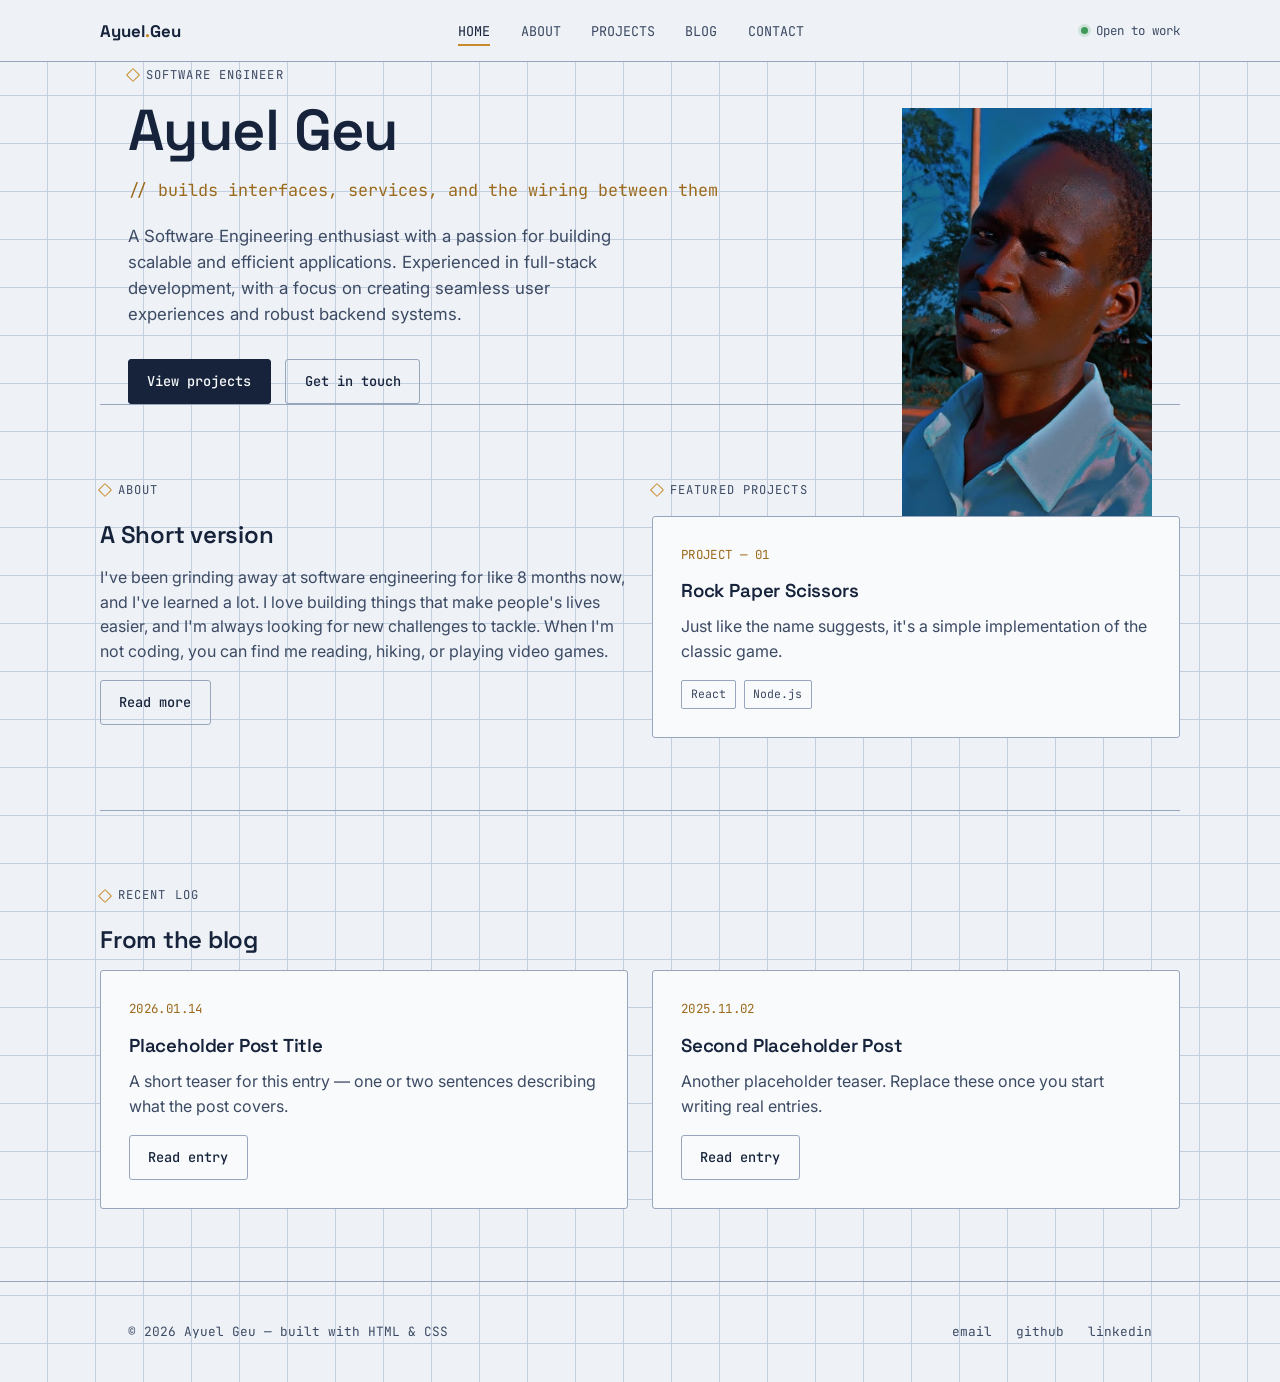
<file: index.html>
<!doctype html>
<html lang="en">
<head>
  <meta charset="UTF-8" />
  <meta name="viewport" content="width=device-width, initial-scale=1.0" />
  <title>Ayuel Geu — Software Engineer</title>
  <meta name="description" content="Portfolio of Ayuel Geu, software engineer." />
  <link rel="preconnect" href="https://fonts.googleapis.com" />
  <link rel="preconnect" href="https://fonts.gstatic.com" crossorigin />
  <link href="https://fonts.googleapis.com/css2?family=Space+Grotesk:wght@500;600;700&family=Inter:wght@400;500;600&family=JetBrains+Mono:wght@400;500&display=swap" rel="stylesheet" />
  <link rel="stylesheet" href="styles.css" />
</head>
<body>

  <header class="nav">
    <div class="container nav-inner">
      <a href="index.html" class="nav-mark">Ayuel<span>.</span>Geu</a>
      <nav>
        <ul class="nav-links">
          <li><a href="index.html" class="nav-link active">HOME</a></li>
          <li><a href="about.html" class="nav-link">ABOUT</a></li>
          <li><a href="projects.html" class="nav-link">PROJECTS</a></li>
          <li><a href="blog.html" class="nav-link">BLOG</a></li>
          <li><a href="contact.html" class="nav-link">CONTACT</a></li>
        </ul>
      </nav>
      <span class="nav-status"><span class="nav-status-dot"></span>Open to work</span>
    </div>
  </header>

  <main>
    <section class="container hero">
      <div>
        <p class="eyebrow">Software Engineer</p>
        <h1 class="hero-title">Ayuel Geu</h1>
        <p class="hero-role">// builds interfaces, services, and the wiring between them</p>
        <p class="hero-copy">
          A Software Engineering enthusiast with a passion for building scalable and efficient applications. Experienced in full-stack development, with a focus on creating seamless user experiences and robust backend systems.
        </p>
        <div class="hero-actions">
          <a href="projects.html" class="btn btn-primary">View projects</a>
          <a href="contact.html" class="btn btn-ghost">Get in touch</a>
        </div>
      </div>
      <div class="hero-image-container">
        <img src="mimi.jpg" alt="Ayuel Geu" class="hero-image" />
      </div>

    </section>

    <section class="container section section-border-top">
      <div class="grid grid-2">
        <div>
          <p class="eyebrow">About</p>
          <h2>A Short version</h2>
          <p>
            I've been grinding away at software engineering for like 8 months now, and I've learned a lot. I love building things that make people's lives easier, and I'm always looking for new challenges to tackle. When I'm not coding, you can find me reading, hiking, or playing video games.
          </p>
          <a href="about.html" class="btn btn-ghost">Read more</a>
        </div>

        <div>
          <p class="eyebrow">Featured projects</p>
          <div class="card">
            <span class="card-id">PROJECT — 01</span>
            <h3>Rock Paper Scissors</h3>
            <p>Just like the name suggests, it's a simple implementation of the classic game.</p>
            <div class="tag-row">
              <span class="tag">React</span>
              <span class="tag">Node.js</span>
            </div>
          </div>
        </div>
      </div>
    </section>

    <section class="container section section-border-top">
      <p class="eyebrow">Recent log</p>
      <h2>From the blog</h2>
      <div class="grid grid-2">
        <div class="card">
          <span class="card-id">2026.01.14</span>
          <h3>Placeholder Post Title</h3>
          <p>A short teaser for this entry — one or two sentences describing what the post covers.</p>
          <a href="blog.html" class="btn btn-ghost">Read entry</a>
        </div>
        <div class="card">
          <span class="card-id">2025.11.02</span>
          <h3>Second Placeholder Post</h3>
          <p>Another placeholder teaser. Replace these once you start writing real entries.</p>
          <a href="blog.html" class="btn btn-ghost">Read entry</a>
        </div>
      </div>
    </section>
  </main>

  <footer class="footer">
    <div class="container footer-inner">
      <span>&copy; 2026 Ayuel Geu — built with HTML &amp; CSS</span>
      <ul class="footer-links">
        <li><a href="mailto:hello@ayuelgeu.dev">email</a></li>
        <li><a href="https://github.com/" target="_blank" rel="noreferrer">github</a></li>
        <li><a href="https://linkedin.com/" target="_blank" rel="noreferrer">linkedin</a></li>
      </ul>
    </div>
  </footer>

</body>
</html>
</file>
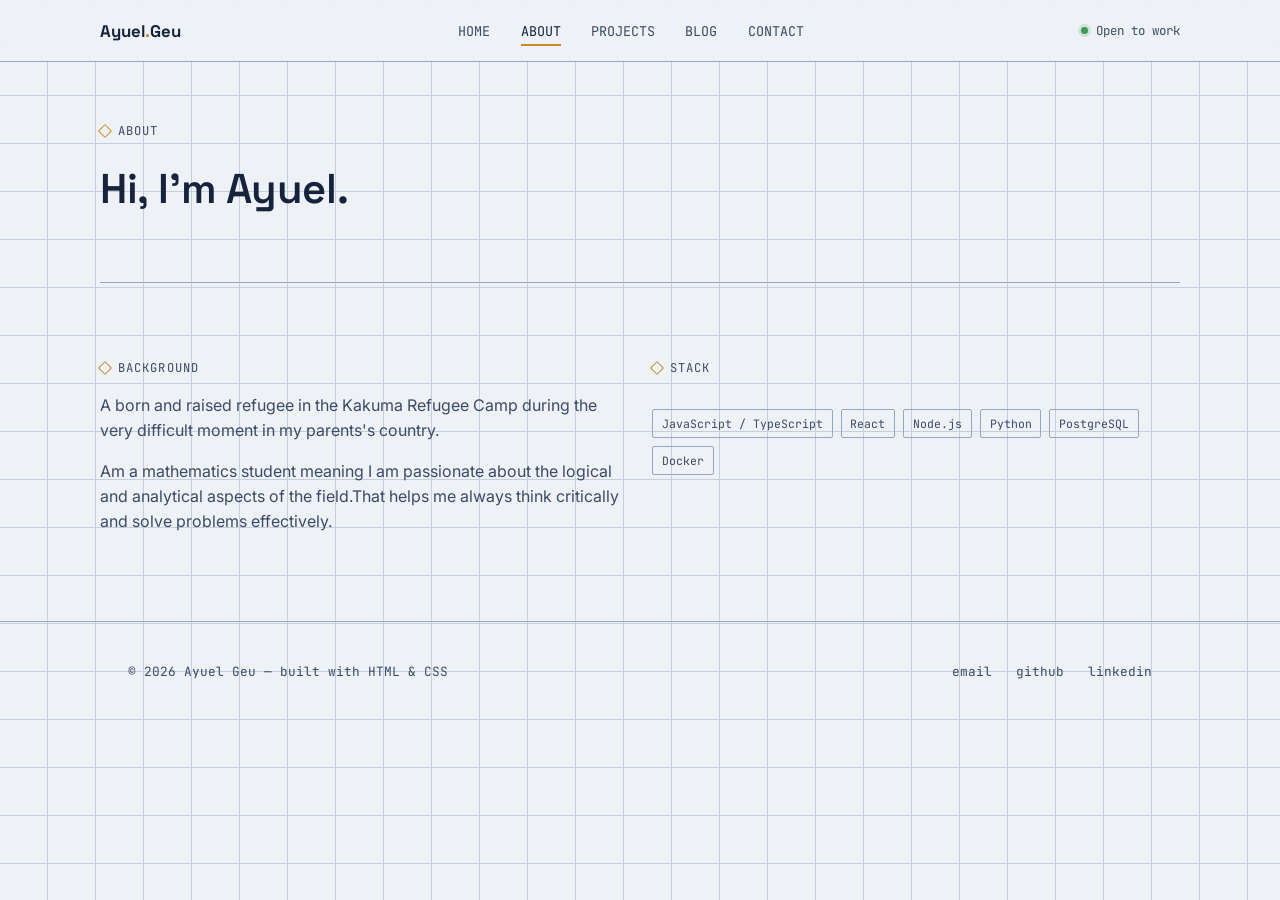
<file: about.html>
<!doctype html>
<html lang="en">
<head>
  <meta charset="UTF-8" />
  <meta name="viewport" content="width=device-width, initial-scale=1.0" />
  <title>About — Ayuel Geu</title>
  <link rel="preconnect" href="https://fonts.googleapis.com" />
  <link rel="preconnect" href="https://fonts.gstatic.com" crossorigin />
  <link href="https://fonts.googleapis.com/css2?family=Space+Grotesk:wght@500;600;700&family=Inter:wght@400;500;600&family=JetBrains+Mono:wght@400;500&display=swap" rel="stylesheet" />
  <link rel="stylesheet" href="styles.css" />
</head>
<body>

  <header class="nav">
    <div class="container nav-inner">
      <a href="index.html" class="nav-mark">Ayuel<span>.</span>Geu</a>
      <nav>
        <ul class="nav-links">
          <li><a href="index.html" class="nav-link">HOME</a></li>
          <li><a href="about.html" class="nav-link active">ABOUT</a></li>
          <li><a href="projects.html" class="nav-link">PROJECTS</a></li>
          <li><a href="blog.html" class="nav-link">BLOG</a></li>
          <li><a href="contact.html" class="nav-link">CONTACT</a></li>
        </ul>
      </nav>
      <span class="nav-status"><span class="nav-status-dot"></span>Open to work</span>
    </div>
  </header>

  <main>
    <section class="container page-header">
      <p class="eyebrow">About</p>
      <h1 class="page-title">Hi, I'm Ayuel.</h1>
      <p class="page-lede">
        
      </p>
    </section>

    <section class="container section section-border-top">
      <div class="grid grid-2">
        <div>
          <p class="eyebrow">Background</p>
          <p>
            A born and raised refugee in the Kakuma Refugee Camp during the very difficult moment in my parents's country.
          </p>
          <p>
            Am a mathematics student meaning I am passionate about the logical and analytical aspects of the field.That helps me always think critically and solve problems effectively.
          </p>
        </div>

        <div>
          <p class="eyebrow">Stack</p>
          <div class="tag-row">
            <span class="tag">JavaScript / TypeScript</span>
            <span class="tag">React</span>
            <span class="tag">Node.js</span>
            <span class="tag">Python</span>
            <span class="tag">PostgreSQL</span>
            <span class="tag">Docker</span>
          </div>
        </div>
      </div>
    </section>
  </main>

  <footer class="footer">
    <div class="container footer-inner">
      <span>&copy; 2026 Ayuel Geu — built with HTML &amp; CSS</span>
      <ul class="footer-links">
        <li><a href="mailto:hello@ayuelgeu.dev">email</a></li>
        <li><a href="https://github.com/" target="_blank" rel="noreferrer">github</a></li>
        <li><a href="https://linkedin.com/" target="_blank" rel="noreferrer">linkedin</a></li>
      </ul>
    </div>
  </footer>

</body>
</html>
</file>
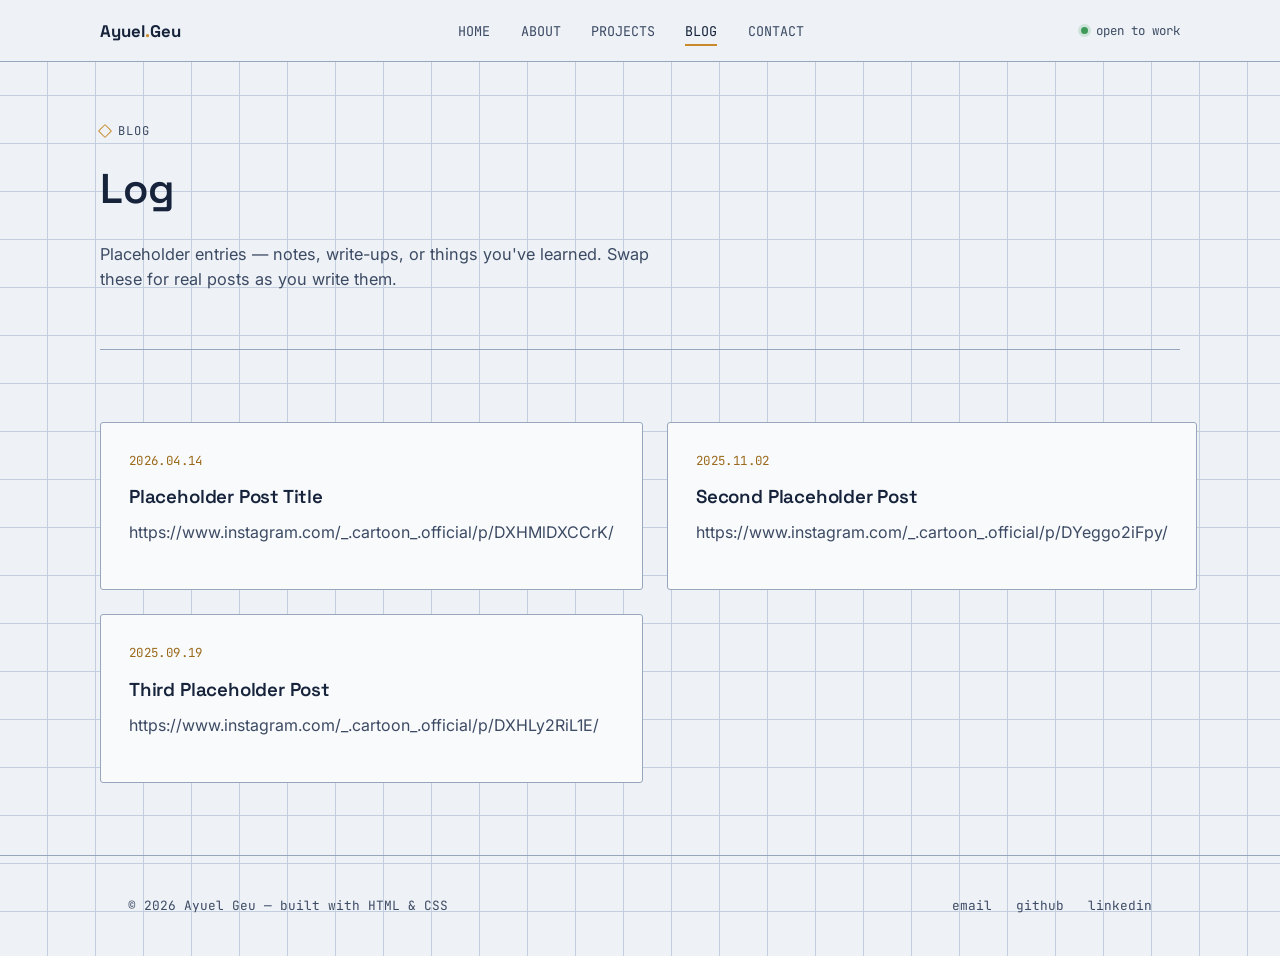
<file: blog.html>
<!doctype html>
<html lang="en">
<head>
  <meta charset="UTF-8" />
  <meta name="viewport" content="width=device-width, initial-scale=1.0" />
  <title>Blog — Ayuel Geu</title>
  <link rel="preconnect" href="https://fonts.googleapis.com" />
  <link rel="preconnect" href="https://fonts.gstatic.com" crossorigin />
  <link href="https://fonts.googleapis.com/css2?family=Space+Grotesk:wght@500;600;700&family=Inter:wght@400;500;600&family=JetBrains+Mono:wght@400;500&display=swap" rel="stylesheet" />
  <link rel="stylesheet" href="styles.css" />
</head>
<body>

  <header class="nav">
    <div class="container nav-inner">
      <a href="index.html" class="nav-mark">Ayuel<span>.</span>Geu</a>
      <nav>
        <ul class="nav-links">
          <li><a href="index.html" class="nav-link">HOME</a></li>
          <li><a href="about.html" class="nav-link">ABOUT</a></li>
          <li><a href="projects.html" class="nav-link">PROJECTS</a></li>
          <li><a href="blog.html" class="nav-link active">BLOG</a></li>
          <li><a href="contact.html" class="nav-link">CONTACT</a></li>
        </ul>
      </nav>
      <span class="nav-status"><span class="nav-status-dot"></span>open to work</span>
    </div>
  </header>

  <main>
    <section class="container page-header">
      <p class="eyebrow">Blog</p>
      <h1 class="page-title">Log</h1>
      <p class="page-lede">
        Placeholder entries — notes, write-ups, or things you've learned. Swap these
        for real posts as you write them.
      </p>
    </section>

    <section class="container section section-border-top">
      <div class="grid grid-2">
        <div class="card">
          <span class="card-id">2026.04.14</span>
          <h3>Placeholder Post Title</h3>
          <p>https://www.instagram.com/_.cartoon_.official/p/DXHMlDXCCrK/</p>
        </div>
        <div class="card">
          <span class="card-id">2025.11.02</span>
          <h3>Second Placeholder Post</h3>
          <p>https://www.instagram.com/_.cartoon_.official/p/DYeggo2iFpy/</p>
        </div>
        <div class="card">
          <span class="card-id">2025.09.19</span>
          <h3>Third Placeholder Post</h3>
          <p>https://www.instagram.com/_.cartoon_.official/p/DXHLy2RiL1E/</p>
        </div>
      </div>
    </section>
  </main>

  <footer class="footer">
    <div class="container footer-inner">
      <span>&copy; 2026 Ayuel Geu — built with HTML &amp; CSS</span>
      <ul class="footer-links">
        <li><a href="mailto:youngraj211@gmail.com">email</a></li>
        <li><a href="https://github.com/" target="_blank" rel="noreferrer">github</a></li>
        <li><a href="https://linkedin.com/in/marol-ayuel?utm_source=share_via&utm_content=profile&utm_medium=member_android" target="_blank" rel="noreferrer">linkedin</a></li>
      </ul>
    </div>
  </footer>

</body>
</html>
</file>
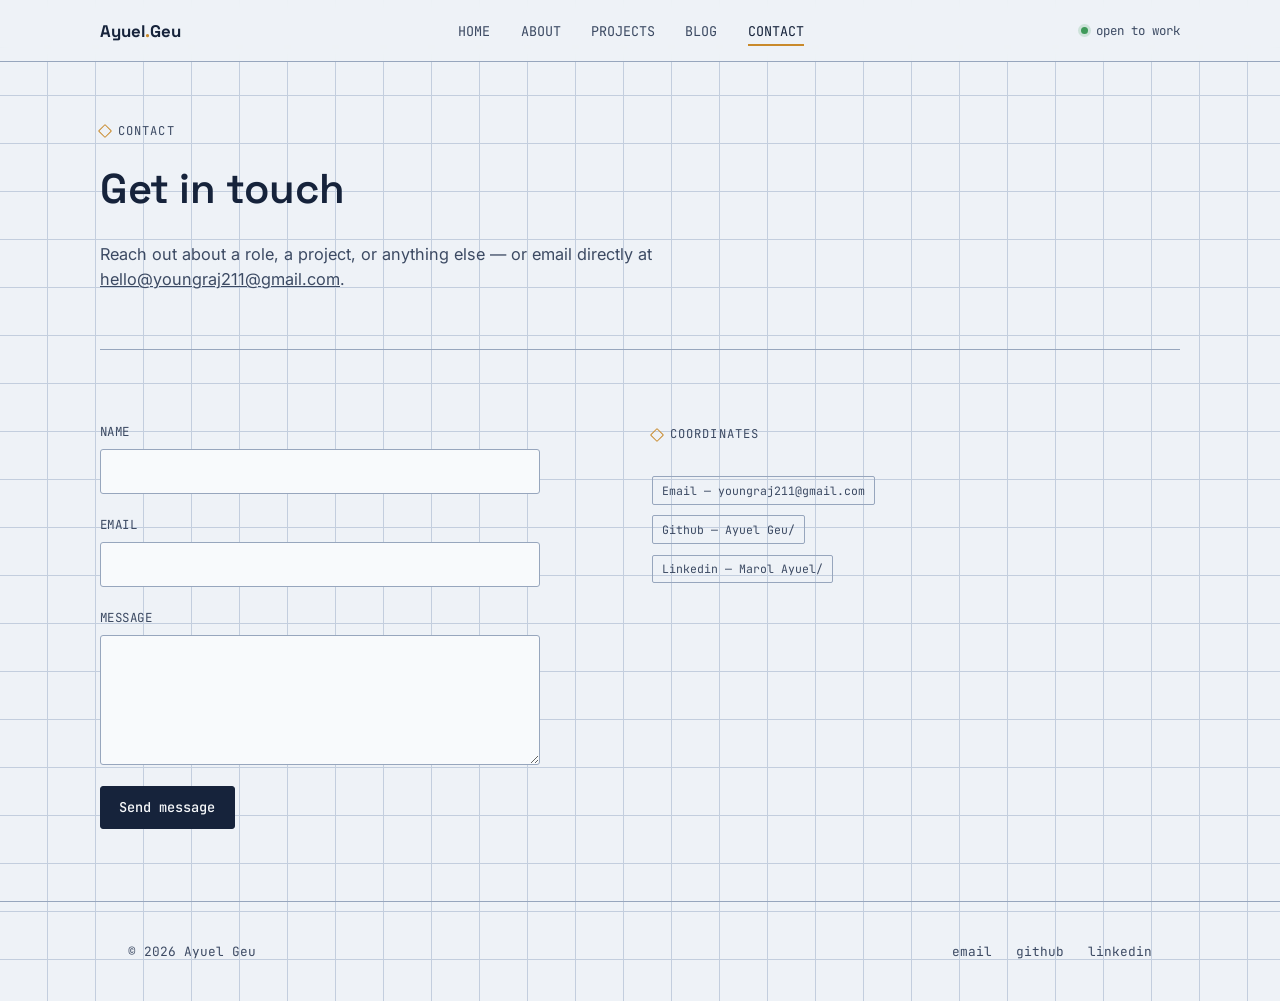
<file: contact.html>
<!doctype html>
<html lang="en">
<head>
  <meta charset="UTF-8" />
  <meta name="viewport" content="width=device-width, initial-scale=1.0" />
  <title>Contact — Ayuel Geu</title>
  <link rel="preconnect" href="https://fonts.googleapis.com" />
  <link rel="preconnect" href="https://fonts.gstatic.com" crossorigin />
  <link href="https://fonts.googleapis.com/css2?family=Space+Grotesk:wght@500;600;700&family=Inter:wght@400;500;600&family=JetBrains+Mono:wght@400;500&display=swap" rel="stylesheet" />
  <link rel="stylesheet" href="styles.css" />
</head>
<body>

  <header class="nav">
    <div class="container nav-inner">
      <a href="index.html" class="nav-mark">Ayuel<span>.</span>Geu</a>
      <nav>
        <ul class="nav-links">
          <li><a href="index.html" class="nav-link">HOME</a></li>
          <li><a href="about.html" class="nav-link">ABOUT</a></li>
          <li><a href="projects.html" class="nav-link">PROJECTS</a></li>
          <li><a href="blog.html" class="nav-link">BLOG</a></li>
          <li><a href="contact.html" class="nav-link active">CONTACT</a></li>
        </ul>
      </nav>
      <span class="nav-status"><span class="nav-status-dot"></span>open to work</span>
    </div>
  </header>

  <main>
    <section class="container page-header">
      <p class="eyebrow">Contact</p>
      <h1 class="page-title">Get in touch</h1>
      <p class="page-lede">
        Reach out about a role, a project, or anything else — or email directly at
        <a href="mailto:hello@ayuelgeu.dev">hello@youngraj211@gmail.com</a>.
      </p>
    </section>

    <section class="container section section-border-top">
      <div class="grid grid-2">
        <form style="max-width: 440px;">
          <div class="field">
            <label for="name">Name</label>
            <input id="name" name="name" type="text" required />
          </div>

          <div class="field">
            <label for="email">Email</label>
            <input id="email" name="email" type="email" required />
          </div>

          <div class="field">
            <label for="message">Message</label>
            <textarea id="message" name="message" required></textarea>
          </div>

          <button type="submit" class="btn btn-primary">Send message</button>

          <!-- <p class="form-note">
            This form isn't wired to send anywhere yet — connect it to a backend or a
            service like Formspree to receive messages.
          </p> -->
        </form>

        <div>
          <p class="eyebrow">Coordinates</p>
          <div class="tag-row tag-stack">
            <span class="tag">Email — youngraj211@gmail.com</span>
            <span class="tag">Github — Ayuel Geu/</span>
            <span class="tag">Linkedin — Marol Ayuel/</span>
          </div>
        </div>
      </div>
    </section>
  </main>

  <footer class="footer">
    <div class="container footer-inner">
      <span>&copy; 2026 Ayuel Geu</span>
      <ul class="footer-links">
        <li><a href="youngraj211@gmail.com">email</a></li>
        <li><a href="https://github.com/AyuelGeu" target="_blank" rel="noreferrer">github</a></li>
        <li><a href="https://linkedin.com/in/marol-ayuel?utm_source=share_via&utm_content=profile&utm_medium=member_android" target="_blank" rel="noreferrer">linkedin</a></li>
      </ul>
    </div>
  </footer>

</body>
</html>
</file>
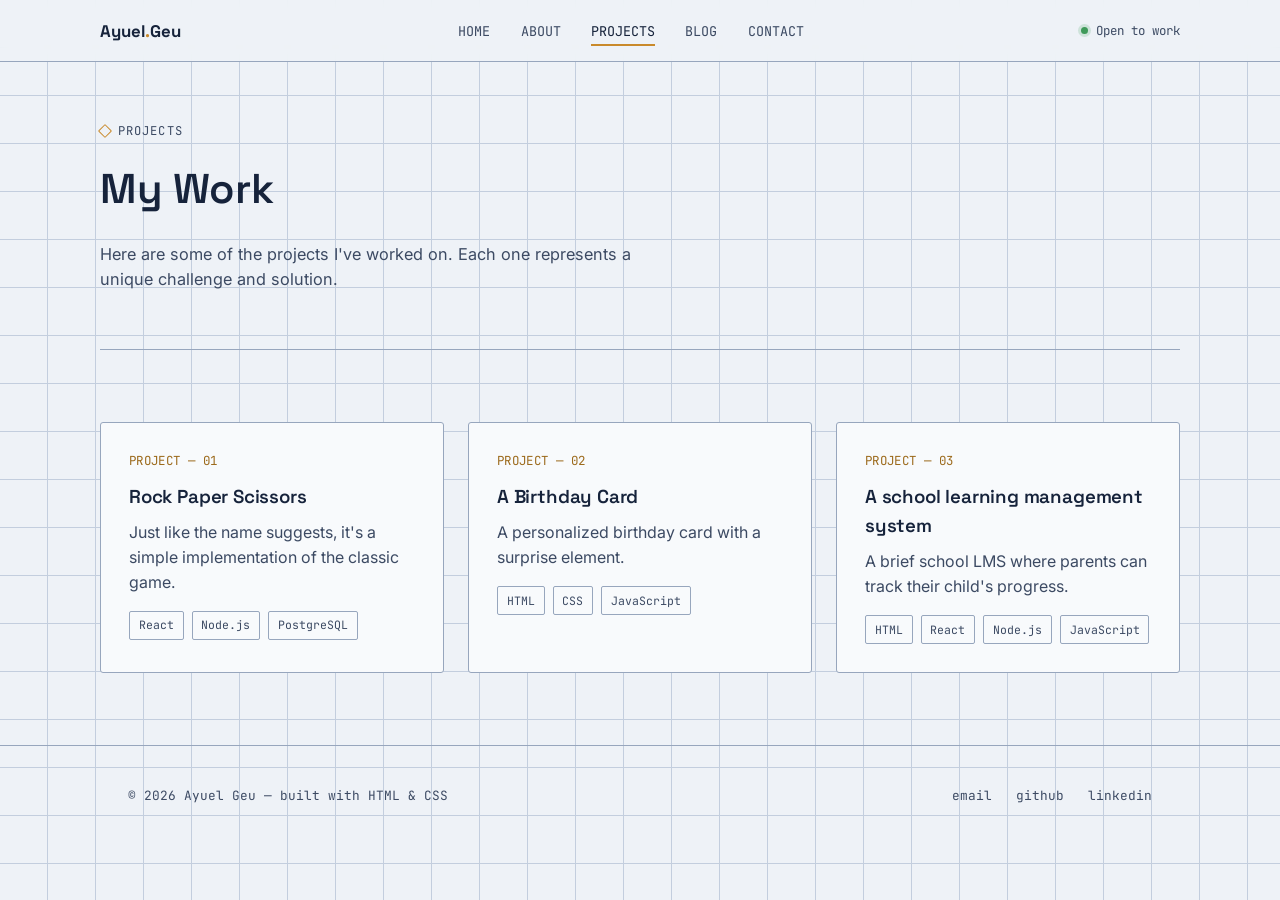
<file: projects.html>
<!doctype html>
<html lang="en">
<head>
  <meta charset="UTF-8" />
  <meta name="viewport" content="width=device-width, initial-scale=1.0" />
  <title>Projects — Ayuel Geu</title>
  <link rel="preconnect" href="https://fonts.googleapis.com" />
  <link rel="preconnect" href="https://fonts.gstatic.com" crossorigin />
  <link href="https://fonts.googleapis.com/css2?family=Space+Grotesk:wght@500;600;700&family=Inter:wght@400;500;600&family=JetBrains+Mono:wght@400;500&display=swap" rel="stylesheet" />
  <link rel="stylesheet" href="styles.css" />
</head>
<body>

  <header class="nav">
    <div class="container nav-inner">
      <a href="index.html" class="nav-mark">Ayuel<span>.</span>Geu</a>
      <nav>
        <ul class="nav-links">
          <li><a href="index.html" class="nav-link">HOME</a></li>
          <li><a href="about.html" class="nav-link">ABOUT</a></li>
          <li><a href="projects.html" class="nav-link active">PROJECTS</a></li>
          <li><a href="blog.html" class="nav-link">BLOG</a></li>
          <li><a href="contact.html" class="nav-link">CONTACT</a></li>
        </ul>
      </nav>
      <span class="nav-status"><span class="nav-status-dot"></span>Open to work</span>
    </div>
  </header>

  <main>
    <section class="container page-header">
      <p class="eyebrow">Projects</p>
      <h1 class="page-title">My Work</h1>
      <p class="page-lede">
        Here are some of the projects I've worked on. Each one represents a unique challenge and solution.
      </p>
    </section>

    <section class="container section section-border-top">
      <div class="grid grid-3">
        <a href="#" class="card">
          <span class="card-id">PROJECT — 01</span>
          <h3>Rock Paper Scissors</h3>
          <p>Just like the name suggests, it's a simple implementation of the classic game.</p>
          <div class="tag-row">
            <span class="tag">React</span>
            <span class="tag">Node.js</span>
            <span class="tag">PostgreSQL</span>
          </div>
        </a>

        <a href="#" class="card">
          <span class="card-id">PROJECT — 02</span>
          <h3>A Birthday Card</h3>
          <p>A personalized birthday card with a surprise element.</p>
          <div class="tag-row">
            <span class="tag">HTML</span>
            <span class="tag">CSS</span>
            <span class="tag">JavaScript</span>
          </div>
        </a>

        <a href="#" class="card">
          <span class="card-id">PROJECT — 03</span>
          <h3>A school learning management system</h3>
          <p>A brief school LMS where parents can track their child's progress.</p>
          <div class="tag-row">
            <span class="tag">HTML</span>
            <span class="tag">React</span>
            <span class="tag">Node.js</span>
            <span class="tag">JavaScript</span>
          </div>
        </a>
      </div>
    </section>
  </main>

  <footer class="footer">
    <div class="container footer-inner">
      <span>&copy; 2026 Ayuel Geu — built with HTML &amp; CSS</span>
      <ul class="footer-links">
        <li><a href="mailto:youngraj211@gmail.com">email</a></li>
        <li><a href="https://github.com/AyuelGeu" target="_blank" rel="noreferrer">github</a></li>
        <li><a href="https://linkedin.com/in/marol-ayuel?utm_source=share_via&utm_content=profile&utm_medium=member_android" target="_blank" rel="noreferrer">linkedin</a></li>
      </ul>
    </div>
  </footer>

</body>
</html>
</file>
<file: styles.css>
/* ===================================================================
   AYUEL GEU — PORTFOLIO STYLES
   "Field schematic" direction: cyanotype paper, ink-navy lines,
   one amber signal color used only for status + action.
   =================================================================== */

:root {
  --paper: #eef2f7;
  --paper-2: #f8fafc;
  --ink: #16233b;
  --ink-soft: #3c4a63;
  --line: #c3cede;
  --line-strong: #97a6bd;
  --signal: #c98a2b;
  --signal-deep: #9c6a1c;
  --signal-paper: #fbf1e1;

  --font-display: 'Space Grotesk', 'Segoe UI', sans-serif;
  --font-body: 'Inter', -apple-system, BlinkMacSystemFont, sans-serif;
  --font-mono: 'JetBrains Mono', 'SFMono-Regular', Consolas, monospace;

  --container: 1080px;
  --radius: 3px;
}

* {
  box-sizing: border-box;
}
.hero-image-container {
  width: 250px;       /* Adjust this value to make the image larger or smaller */
  height: 250px;      /* Height must match the width for a perfect circle */
  object-fit: cover;  /* Prevents the image from distorting */
  border-radius: 100%; /* Turns the square/rectangle into a circle */
  display: block;     /* Helps with general layout and visibility */
}


body {
  margin: 0;
  background-color: var(--paper);
  background-image:
    linear-gradient(var(--line) 1px, transparent 1px),
    linear-gradient(90deg, var(--line) 1px, transparent 1px);
  background-size: 48px 48px;
  background-position: -1px -1px;
  color: var(--ink);
  font-family: var(--font-body);
  font-size: 16px;
  line-height: 1.55;
  -webkit-font-smoothing: antialiased;
}

h1, h2, h3, h4 {
  font-family: var(--font-display);
  font-weight: 600;
  margin: 0 0 0.5em 0;
  letter-spacing: -0.01em;
  color: var(--ink);
}

p {
  margin: 0 0 1em 0;
  color: var(--ink-soft);
}

a {
  color: inherit;
}

img, svg {
  display: block;
  max-width: 100%;
}

:focus-visible {
  outline: 2px solid var(--signal);
  outline-offset: 3px;
}

/* ---------- layout ---------- */

.container {
  max-width: var(--container);
  margin: 0 auto;
  padding: 0 1.75rem;
}

.section {
  padding: 4.5rem 0;
}

.section-border-top {
  border-top: 1px solid var(--line-strong);
}

/* ---------- eyebrow ---------- */

.eyebrow {
  font-family: var(--font-mono);
  font-size: 0.76rem;
  letter-spacing: 0.09em;
  text-transform: uppercase;
  color: var(--ink-soft);
  display: inline-flex;
  align-items: center;
  gap: 0.5rem;
  margin: 0 0 1rem 0;
}

.eyebrow::before {
  content: '';
  width: 8px;
  height: 8px;
  border: 1.5px solid var(--signal);
  border-radius: 1px;
  transform: rotate(45deg);
  flex-shrink: 0;
}

/* ---------- buttons ---------- */

.btn {
  display: inline-flex;
  align-items: center;
  gap: 0.5rem;
  padding: 0.7rem 1.15rem;
  font-family: var(--font-mono);
  font-size: 0.85rem;
  font-weight: 500;
  border-radius: var(--radius);
  text-decoration: none;
  cursor: pointer;
  border: 1px solid transparent;
  transition: background 0.15s ease, color 0.15s ease, border-color 0.15s ease;
}

.btn-primary {
  background: var(--ink);
  color: var(--paper-2);
  border-color: var(--ink);
}

.btn-primary:hover {
  background: #223252;
}

.btn-ghost {
  background: transparent;
  color: var(--ink);
  border-color: var(--line-strong);
}

.btn-ghost:hover {
  border-color: var(--ink);
  background: var(--paper-2);
}

/* ---------- nav ---------- */

.nav {
  position: sticky;
  top: 0;
  z-index: 20;
  background: rgba(238, 242, 247, 0.92);
  backdrop-filter: blur(6px);
  border-bottom: 1px solid var(--line-strong);
}

.nav-inner {
  display: flex;
  align-items: center;
  justify-content: space-between;
  gap: 1.5rem;
  padding: 1.1rem 0;
  flex-wrap: wrap;
}

.nav-mark {
  font-family: var(--font-display);
  font-weight: 700;
  font-size: 1.05rem;
  text-decoration: none;
  color: var(--ink);
}

.nav-mark span {
  color: var(--signal);
}

.nav-links {
  display: flex;
  align-items: center;
  gap: 1.9rem;
  list-style: none;
  margin: 0;
  padding: 0;
  flex-wrap: wrap;
}

.nav-link {
  position: relative;
  font-family: var(--font-mono);
  font-size: 0.84rem;
  text-decoration: none;
  color: var(--ink-soft);
  padding-bottom: 4px;
  border-bottom: 2px solid transparent;
}

.nav-link:hover {
  color: var(--ink);
  border-bottom-color: var(--line-strong);
}

.nav-link.active {
  color: var(--ink);
  border-bottom-color: var(--signal);
}

.nav-status {
  display: none;
  align-items: center;
  gap: 0.5rem;
  font-family: var(--font-mono);
  font-size: 0.78rem;
  color: var(--ink-soft);
}

.nav-status-dot {
  width: 7px;
  height: 7px;
  border-radius: 50%;
  background: #3f9a5a;
  box-shadow: 0 0 0 3px rgba(63, 154, 90, 0.18);
}

@media (min-width: 720px) {
  .nav-status {
    display: inline-flex;
  }
}

/* ---------- footer ---------- */

.footer {
  border-top: 1px solid var(--line-strong);
  padding: 2.5rem 0;
}

.footer-inner {
  display: flex;
  flex-wrap: wrap;
  gap: 1rem 2rem;
  align-items: center;
  justify-content: space-between;
  font-family: var(--font-mono);
  font-size: 0.8rem;
  color: var(--ink-soft);
}

.footer-links {
  display: flex;
  gap: 1.5rem;
  list-style: none;
  margin: 0;
  padding: 0;
}

.footer-links a {
  text-decoration: none;
  color: var(--ink-soft);
  border-bottom: 1px solid transparent;
}

.footer-links a:hover {
  color: var(--ink);
  border-color: var(--ink);
}

/* ---------- hero (home page) ---------- */

.hero {
  display: flex;
  justify-content: space-between;
  align-items: center;
  gap: 2rem;
}

.hero-title {
  font-size: clamp(2.4rem, 5vw, 3.6rem);
  line-height: 1.04;
  margin-bottom: 1rem;
}

.hero-role {
  font-family: var(--font-mono);
  font-size: 1.05rem;
  color: var(--signal-deep);
  margin-bottom: 1.25rem;
}

.hero-copy {
  max-width: 46ch;
  font-size: 1.05rem;
  margin-bottom: 2rem;
}

.hero-actions {
  display: flex;
  gap: 0.9rem;
  flex-wrap: wrap;
}

.schematic {
  width: 100%;
  max-width: 340px;
  justify-self: center;
}

.schematic-line {
  stroke: var(--line-strong);
  stroke-width: 1.5;
}

.schematic-line--dashed {
  stroke-dasharray: 4 5;
}

.schematic-node {
  fill: var(--paper-2);
  stroke: var(--ink);
  stroke-width: 1.5;
}

.schematic-label {
  font-family: var(--font-mono);
  font-size: 9px;
  letter-spacing: 0.04em;
  fill: var(--ink-soft);
}

.schematic-pulse {
  fill: var(--signal);
  opacity: 0.9;
}

@media (max-width: 820px) {
  .hero {
    grid-template-columns: 1fr;
    padding-top: 3rem;
  }
  .schematic {
    max-width: 260px;
    justify-self: start;
  }
}

/* ---------- page header (non-home pages) ---------- */

.page-header {
  padding: 3.5rem 0 2.5rem 0;
}

.page-title {
  font-size: clamp(2rem, 4vw, 2.6rem);
}

.page-lede {
  max-width: 56ch;
  font-size: 1.02rem;
}

/* ---------- cards / grid ---------- */

.grid {
  display: grid;
  gap: 1.5rem;
}

.grid-2 {
  grid-template-columns: repeat(2, 1fr);
}

.grid-3 {
  grid-template-columns: repeat(3, 1fr);
}

@media (max-width: 860px) {
  .grid-2,
  .grid-3 {
    grid-template-columns: 1fr;
  }
}

.card {
  display: block;
  background: var(--paper-2);
  border: 1px solid var(--line-strong);
  border-radius: var(--radius);
  padding: 1.75rem;
  text-decoration: none;
}

.card-id {
  font-family: var(--font-mono);
  font-size: 0.78rem;
  color: var(--signal-deep);
  letter-spacing: 0.03em;
  margin-bottom: 0.75rem;
  display: block;
}

.tag-row {
  display: flex;
  flex-wrap: wrap;
  gap: 0.5rem;
  margin: 1rem 0 0 0;
}

.tag {
  font-family: var(--font-mono);
  font-size: 0.72rem;
  padding: 0.28rem 0.55rem;
  border: 1px solid var(--line-strong);
  border-radius: 2px;
  color: var(--ink-soft);
  display: inline-block;
}

.tag-stack {
  flex-direction: column;
  align-items: flex-start;
  gap: 0.65rem;
}

/* ---------- form ---------- */

.field {
  display: flex;
  flex-direction: column;
  gap: 0.5rem;
  margin-bottom: 1.3rem;
}

.field label {
  font-family: var(--font-mono);
  font-size: 0.78rem;
  color: var(--ink-soft);
  text-transform: uppercase;
  letter-spacing: 0.04em;
}

.field input,
.field textarea {
  padding: 0.75rem 0.85rem;
  border: 1px solid var(--line-strong);
  border-radius: var(--radius);
  background: var(--paper-2);
  font-size: 0.96rem;
  font-family: inherit;
  color: var(--ink);
  outline: none;
}

.field input:focus,
.field textarea:focus {
  border-color: var(--signal);
  box-shadow: 0 0 0 3px var(--signal-paper);
}

.field textarea {
  resize: vertical;
  min-height: 130px;
}

.form-note {
  font-family: var(--font-mono);
  font-size: 0.82rem;
  color: var(--signal-deep);
  margin-top: 0.9rem;
}

@media (prefers-reduced-motion: reduce) {
  * {
    scroll-behavior: auto !important;
  }
}
</file>
